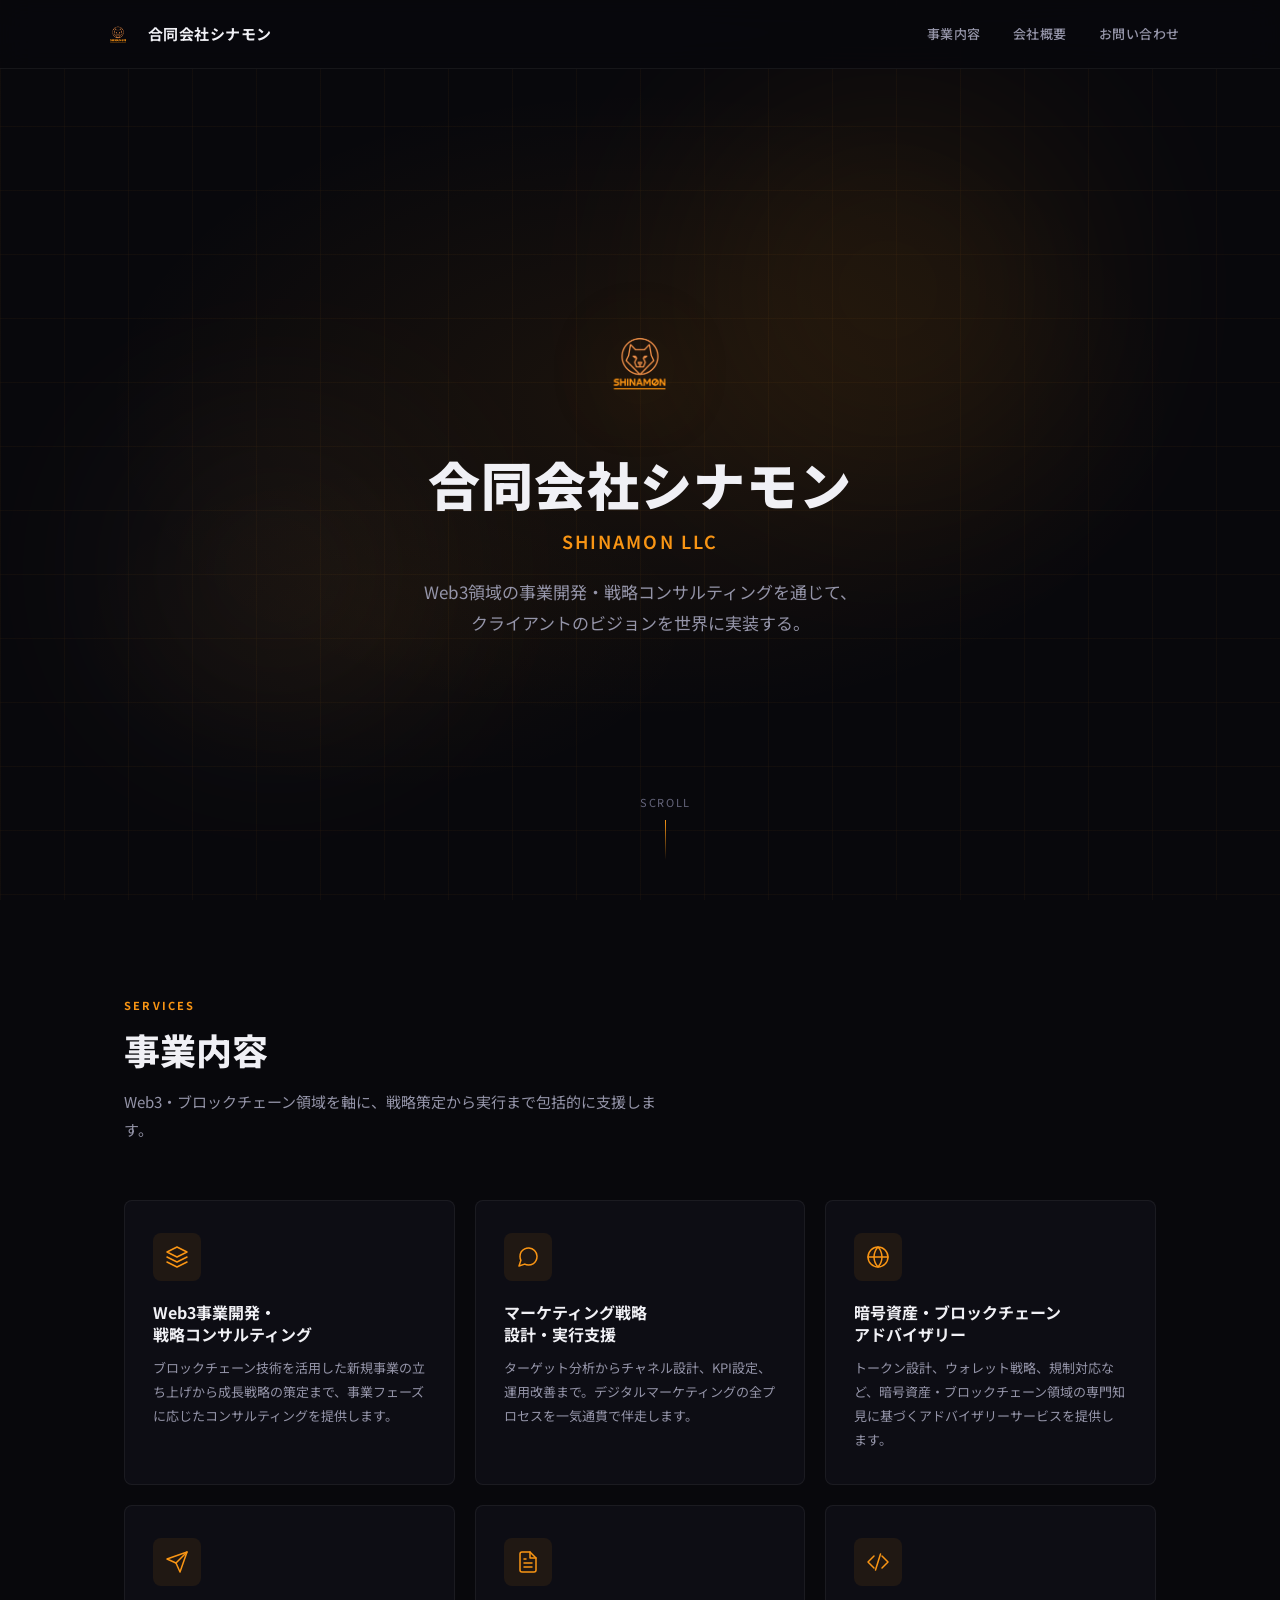
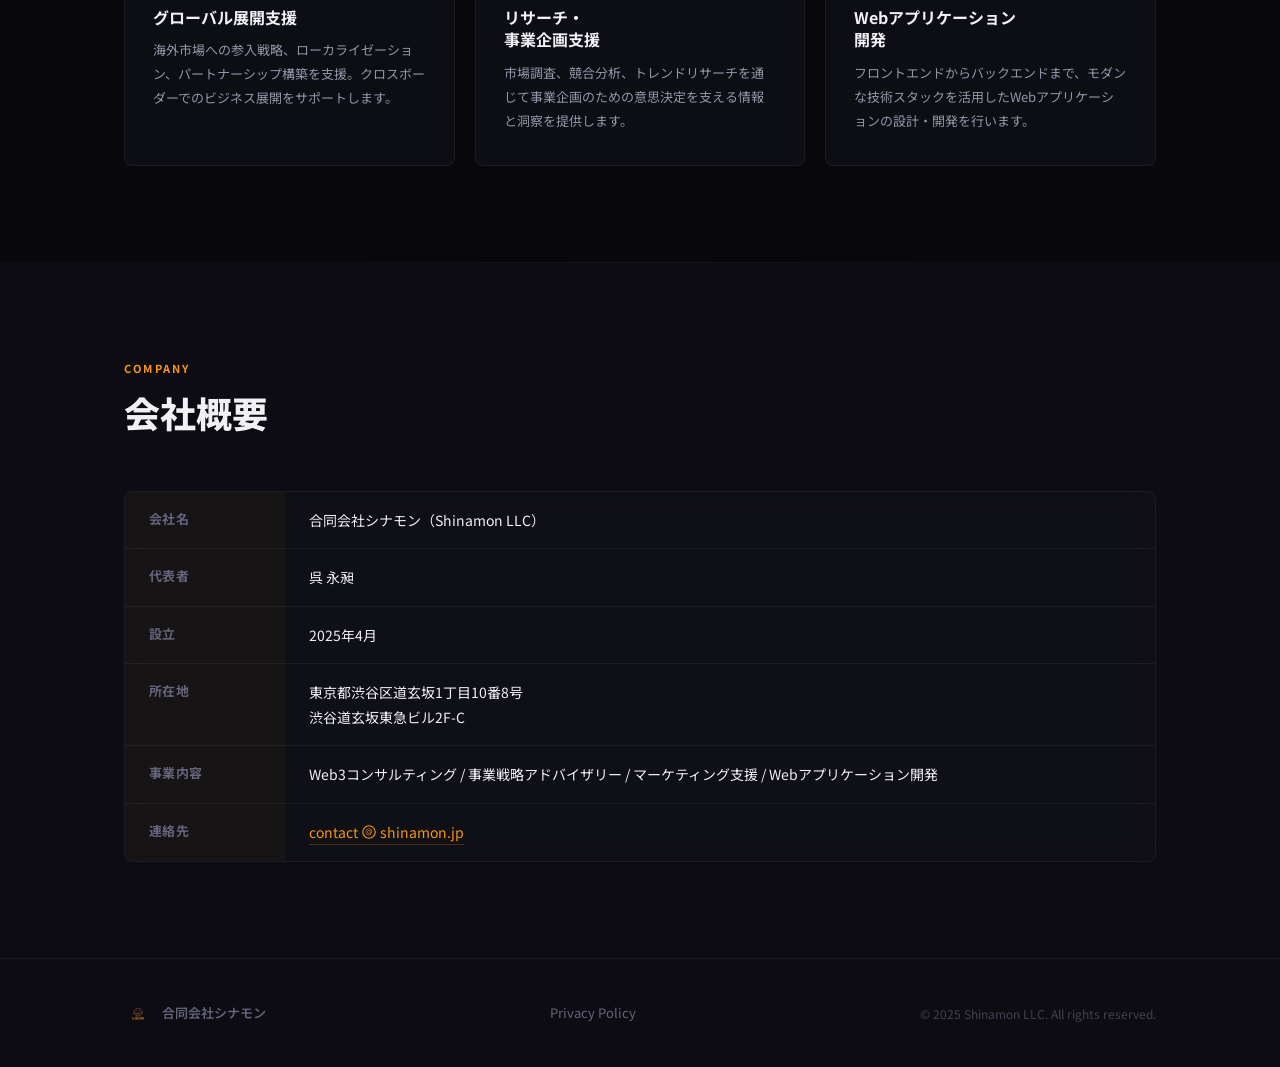
<file: index.html>
<!doctype html>
<html lang="ja">
<head>
  <meta charset="utf-8" />
  <meta name="viewport" content="width=device-width, initial-scale=1" />
  <title>合同会社シナモン（Shinamon LLC）</title>
  <meta name="description" content="合同会社シナモン（Shinamon LLC）— Web3コンサルティング & 戦略アドバイザリー。暗号資産・ブロックチェーン領域の事業開発からマーケティング、グローバル展開まで一気通貫で支援します。" />
  <meta name="theme-color" content="#F99514" />

  <!-- SEO / Social -->
  <meta property="og:type" content="website" />
  <meta property="og:title" content="合同会社シナモン | Shinamon LLC" />
  <meta property="og:description" content="Web3 Consulting &amp; Strategic Advisory" />
  <meta property="og:image" content="/ogp.png" />
  <meta name="twitter:card" content="summary_large_image" />
  <meta name="twitter:title" content="合同会社シナモン | Shinamon LLC" />
  <meta name="twitter:description" content="Web3 Consulting &amp; Strategic Advisory" />
  <meta name="twitter:image" content="/ogp.png" />

  <!-- Favicons -->
  <link rel="apple-touch-icon" sizes="180x180" href="/apple-touch-icon.png" />
  <link rel="icon" type="image/png" sizes="32x32" href="/favicon-32x32.png" />
  <link rel="icon" type="image/png" sizes="16x16" href="/favicon-16x16.png" />
  <link rel="manifest" href="/site.webmanifest" />
  <link rel="icon" href="/favicon.ico" />

  <!-- Google Fonts: Noto Sans JP -->
  <link rel="preconnect" href="https://fonts.googleapis.com" />
  <link rel="preconnect" href="https://fonts.gstatic.com" crossorigin />
  <link href="https://fonts.googleapis.com/css2?family=Noto+Sans+JP:wght@400;500;600;700;800;900&display=swap" rel="stylesheet" />

  <link rel="stylesheet" href="styles.css" />
</head>
<body>

  <!-- ===== HEADER ===== -->
  <header class="header" id="header">
    <div class="container header-inner">
      <a class="brand" href="./">
        <img src="assets/logo.png" alt="Shinamon" width="36" height="36" loading="eager" />
        <span class="name">合同会社シナモン</span>
      </a>
      <nav class="header-nav" aria-label="Main">
        <a href="#services">事業内容</a>
        <a href="#company">会社概要</a>
        <a href="#contact">お問い合わせ</a>
      </nav>
    </div>
  </header>


  <main>

    <!-- ===== HERO ===== -->
    <section class="hero" id="hero" aria-label="Hero">
      <div class="hero-bg" aria-hidden="true">
        <div class="hero-glow hero-glow--1"></div>
        <div class="hero-glow hero-glow--2"></div>
      </div>

      <div class="hero-content">
        <img class="hero-logo" src="assets/logo.png" alt="Shinamon" width="120" height="120" />
        <h1>合同会社シナモン</h1>
        <div class="hero-subtitle">Shinamon LLC</div>
        <p class="hero-tagline">
          Web3領域の事業開発・戦略コンサルティングを通じて、<br />
          クライアントのビジョンを世界に実装する。
        </p>
      </div>

      <div class="hero-scroll" aria-hidden="true">
        <span>Scroll</span>
        <div class="hero-scroll-line"></div>
      </div>
    </section>


    <!-- ===== SERVICES ===== -->
    <section class="section" id="services" aria-label="Services">
      <div class="container">
        <div class="section-header fade-up">
          <div class="section-label">Services</div>
          <h2 class="section-title">事業内容</h2>
          <p class="section-desc">
            Web3・ブロックチェーン領域を軸に、戦略策定から実行まで包括的に支援します。
          </p>
        </div>

        <div class="services-grid stagger">

          <!-- Card 1 -->
          <div class="service-card fade-up">
            <div class="service-icon">
              <svg viewBox="0 0 24 24"><path d="M12 2L2 7l10 5 10-5-10-5z"/><path d="M2 17l10 5 10-5"/><path d="M2 12l10 5 10-5"/></svg>
            </div>
            <h3>Web3事業開発・<br>戦略コンサルティング</h3>
            <p>ブロックチェーン技術を活用した新規事業の立ち上げから成長戦略の策定まで、事業フェーズに応じたコンサルティングを提供します。</p>
          </div>

          <!-- Card 2 -->
          <div class="service-card fade-up">
            <div class="service-icon">
              <svg viewBox="0 0 24 24"><path d="M21 11.5a8.38 8.38 0 01-.9 3.8 8.5 8.5 0 01-7.6 4.7 8.38 8.38 0 01-3.8-.9L3 21l1.9-5.7a8.38 8.38 0 01-.9-3.8 8.5 8.5 0 014.7-7.6 8.38 8.38 0 013.8-.9h.5a8.48 8.48 0 018 8v.5z"/></svg>
            </div>
            <h3>マーケティング戦略<br>設計・実行支援</h3>
            <p>ターゲット分析からチャネル設計、KPI設定、運用改善まで。デジタルマーケティングの全プロセスを一気通貫で伴走します。</p>
          </div>

          <!-- Card 3 -->
          <div class="service-card fade-up">
            <div class="service-icon">
              <svg viewBox="0 0 24 24"><circle cx="12" cy="12" r="10"/><path d="M2 12h20"/><path d="M12 2a15.3 15.3 0 014 10 15.3 15.3 0 01-4 10 15.3 15.3 0 01-4-10 15.3 15.3 0 014-10z"/></svg>
            </div>
            <h3>暗号資産・ブロックチェーン<br>アドバイザリー</h3>
            <p>トークン設計、ウォレット戦略、規制対応など、暗号資産・ブロックチェーン領域の専門知見に基づくアドバイザリーサービスを提供します。</p>
          </div>

          <!-- Card 4 -->
          <div class="service-card fade-up">
            <div class="service-icon">
              <svg viewBox="0 0 24 24"><path d="M22 2L11 13"/><path d="M22 2L15 22l-4-9-9-4 20-7z"/></svg>
            </div>
            <h3>グローバル展開支援</h3>
            <p>海外市場への参入戦略、ローカライゼーション、パートナーシップ構築を支援。クロスボーダーでのビジネス展開をサポートします。</p>
          </div>

          <!-- Card 5 -->
          <div class="service-card fade-up">
            <div class="service-icon">
              <svg viewBox="0 0 24 24"><path d="M14 2H6a2 2 0 00-2 2v16a2 2 0 002 2h12a2 2 0 002-2V8z"/><path d="M14 2v6h6"/><path d="M16 13H8"/><path d="M16 17H8"/><path d="M10 9H8"/></svg>
            </div>
            <h3>リサーチ・<br>事業企画支援</h3>
            <p>市場調査、競合分析、トレンドリサーチを通じて事業企画のための意思決定を支える情報と洞察を提供します。</p>
          </div>

          <!-- Card 6 -->
          <div class="service-card fade-up">
            <div class="service-icon">
              <svg viewBox="0 0 24 24"><path d="M16 18l6-6-6-6"/><path d="M8 6l-6 6 6 6"/><path d="M14.5 4l-5 16"/></svg>
            </div>
            <h3>Webアプリケーション<br>開発</h3>
            <p>フロントエンドからバックエンドまで、モダンな技術スタックを活用したWebアプリケーションの設計・開発を行います。</p>
          </div>

        </div>
      </div>
    </section>


    <div class="container"><div class="section-divider"></div></div>


    <!-- ===== COMPANY ===== -->
    <section class="section company-section" id="company" aria-label="Company">
      <div class="container">
        <div class="section-header fade-up">
          <div class="section-label">Company</div>
          <h2 class="section-title">会社概要</h2>
        </div>

        <div class="company-card fade-up">
          <dl class="kv">
            <div class="kv-row">
              <dt>会社名</dt>
              <dd>合同会社シナモン（Shinamon LLC）</dd>
            </div>
            <div class="kv-row">
              <dt>代表者</dt>
              <dd>呉 永昶</dd>
            </div>
            <div class="kv-row">
              <dt>設立</dt>
              <dd>2025年4月</dd>
            </div>
            <div class="kv-row">
              <dt>所在地</dt>
              <dd>
                東京都渋谷区道玄坂1丁目10番8号<br />
                渋谷道玄坂東急ビル2F-C
              </dd>
            </div>
            <div class="kv-row">
              <dt>事業内容</dt>
              <dd>Web3コンサルティング / 事業戦略アドバイザリー / マーケティング支援 / Webアプリケーション開発</dd>
            </div>
            <div class="kv-row" id="contact">
              <dt>連絡先</dt>
              <dd><span data-email>contact<!-- anti-scrape -->@<!-- anti-scrape -->shinamon.jp</span></dd>
            </div>
          </dl>
        </div>
      </div>
    </section>

  </main>


  <!-- ===== FOOTER ===== -->
  <footer class="footer">
    <div class="container footer-inner">
      <div class="footer-brand">
        <img src="assets/logo.png" alt="Shinamon" width="28" height="28" />
        <span>合同会社シナモン</span>
      </div>
      <div class="footer-links">
        <a href="privacy.html">Privacy Policy</a>
      </div>
      <div class="footer-copy">© 2025 Shinamon LLC. All rights reserved.</div>
    </div>
  </footer>

  <script src="main.js" defer></script>
</body>
</html>
</file>
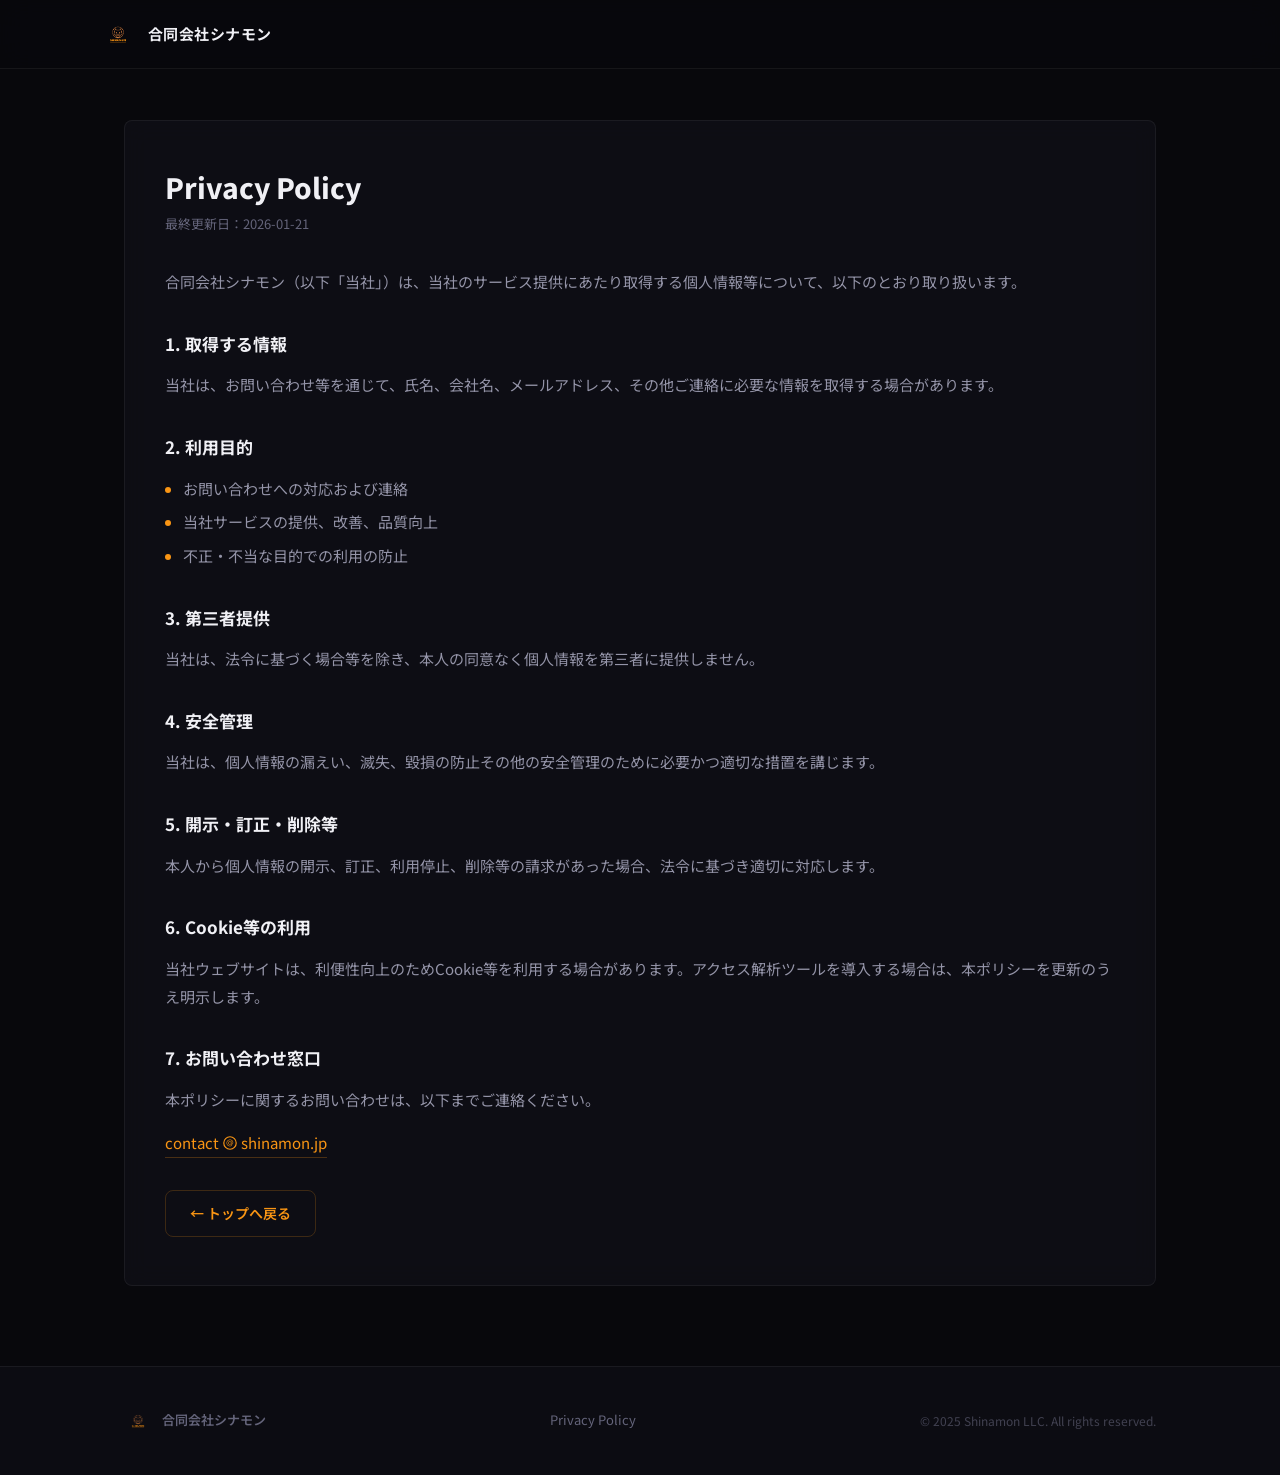
<file: privacy.html>
<!doctype html>
<html lang="ja">
<head>
  <meta charset="utf-8" />
  <meta name="viewport" content="width=device-width, initial-scale=1" />
  <title>Privacy Policy | 合同会社シナモン（Shinamon LLC）</title>
  <meta name="description" content="合同会社シナモン（Shinamon LLC）のプライバシーポリシー。" />
  <meta name="theme-color" content="#F99514" />

  <!-- SEO / Social -->
  <meta property="og:type" content="website" />
  <meta property="og:title" content="Privacy Policy | 合同会社シナモン" />
  <meta property="og:description" content="合同会社シナモンのプライバシーポリシー" />
  <meta property="og:image" content="/ogp.png" />
  <meta name="twitter:card" content="summary_large_image" />
  <meta name="twitter:title" content="Privacy Policy | 合同会社シナモン" />
  <meta name="twitter:description" content="合同会社シナモンのプライバシーポリシー" />
  <meta name="twitter:image" content="/ogp.png" />

  <!-- Favicons -->
  <link rel="apple-touch-icon" sizes="180x180" href="/apple-touch-icon.png" />
  <link rel="icon" type="image/png" sizes="32x32" href="/favicon-32x32.png" />
  <link rel="icon" type="image/png" sizes="16x16" href="/favicon-16x16.png" />
  <link rel="manifest" href="/site.webmanifest" />
  <link rel="icon" href="/favicon.ico" />

  <!-- Google Fonts: Noto Sans JP -->
  <link rel="preconnect" href="https://fonts.googleapis.com" />
  <link rel="preconnect" href="https://fonts.gstatic.com" crossorigin />
  <link href="https://fonts.googleapis.com/css2?family=Noto+Sans+JP:wght@400;500;600;700;800;900&display=swap" rel="stylesheet" />

  <link rel="stylesheet" href="styles.css" />
</head>
<body>

  <!-- ===== HEADER ===== -->
  <header class="header" id="header">
    <div class="container header-inner">
      <a class="brand" href="index.html" aria-label="Home">
        <img src="assets/logo.png" alt="Shinamon" width="36" height="36" loading="eager" />
        <span class="name">合同会社シナモン</span>
      </a>
    </div>
  </header>

  <main class="page-main">
    <div class="container">
      <div class="page-card">
        <h1 class="page-title">Privacy Policy</h1>
        <p class="page-meta">最終更新日：2026-01-21</p>

        <div class="prose">
          <p>
            合同会社シナモン（以下「当社」）は、当社のサービス提供にあたり取得する個人情報等について、以下のとおり取り扱います。
          </p>

          <h2>1. 取得する情報</h2>
          <p>
            当社は、お問い合わせ等を通じて、氏名、会社名、メールアドレス、その他ご連絡に必要な情報を取得する場合があります。
          </p>

          <h2>2. 利用目的</h2>
          <ul>
            <li>お問い合わせへの対応および連絡</li>
            <li>当社サービスの提供、改善、品質向上</li>
            <li>不正・不当な目的での利用の防止</li>
          </ul>

          <h2>3. 第三者提供</h2>
          <p>
            当社は、法令に基づく場合等を除き、本人の同意なく個人情報を第三者に提供しません。
          </p>

          <h2>4. 安全管理</h2>
          <p>
            当社は、個人情報の漏えい、滅失、毀損の防止その他の安全管理のために必要かつ適切な措置を講じます。
          </p>

          <h2>5. 開示・訂正・削除等</h2>
          <p>
            本人から個人情報の開示、訂正、利用停止、削除等の請求があった場合、法令に基づき適切に対応します。
          </p>

          <h2>6. Cookie等の利用</h2>
          <p>
            当社ウェブサイトは、利便性向上のためCookie等を利用する場合があります。アクセス解析ツールを導入する場合は、本ポリシーを更新のうえ明示します。
          </p>

          <h2>7. お問い合わせ窓口</h2>
          <p>
            本ポリシーに関するお問い合わせは、以下までご連絡ください。
          </p>
          <p>
            <span data-email>contact<!-- anti-scrape -->@<!-- anti-scrape -->shinamon.jp</span>
          </p>
        </div>

        <p style="margin-top: 32px;">
          <a class="btn-back" href="index.html">← トップへ戻る</a>
        </p>
      </div>
    </div>
  </main>

  <!-- ===== FOOTER ===== -->
  <footer class="footer">
    <div class="container footer-inner">
      <div class="footer-brand">
        <img src="assets/logo.png" alt="Shinamon" width="28" height="28" />
        <span>合同会社シナモン</span>
      </div>
      <div class="footer-links">
        <a href="privacy.html">Privacy Policy</a>
      </div>
      <div class="footer-copy">© 2025 Shinamon LLC. All rights reserved.</div>
    </div>
  </footer>

  <script src="main.js" defer></script>
</body>
</html>
</file>
<file: styles.css>
/* ==========================================================
   Shinamon LLC — Redesign v2
   Dark theme + Cinnamon orange accent
   ========================================================== */

/* ---------- Google Fonts (loaded in HTML) ---------- */

/* ---------- Design Tokens ---------- */
:root {
  /* Cinnamon palette */
  --cinnamon-50:  #FFF7ED;
  --cinnamon-100: #FFEDD5;
  --cinnamon-200: #FED7AA;
  --cinnamon-300: #FDBA74;
  --cinnamon-400: #F99514;
  --cinnamon-500: #E8840B;
  --cinnamon-600: #C2680A;

  /* Dark surface palette */
  --surface-0:   #08080C;
  --surface-50:  #0C0C12;
  --surface-100: #12121A;
  --surface-200: #1A1A24;
  --surface-300: #24242F;
  --surface-400: #2E2E3A;

  /* Text */
  --text-primary:   #F0F0F5;
  --text-secondary: #9494A8;
  --text-muted:     #64647A;

  /* Functional */
  --primary:   var(--cinnamon-400);
  --primary-hover: var(--cinnamon-500);
  --bg:        var(--surface-0);
  --card-bg:   rgba(18, 18, 26, 0.65);
  --card-border: rgba(255, 255, 255, 0.06);
  --glow:      rgba(249, 149, 20, 0.12);

  /* Layout */
  --container: 1080px;
  --radius:    8px;
  --spacing:   8px;

  /* Typography */
  --font-body: "Noto Sans JP", "Hiragino Kaku Gothic ProN", "Yu Gothic", sans-serif;
  --font-display: "Noto Sans JP", sans-serif;
}

/* ---------- Reset ---------- */
*, *::before, *::after { box-sizing: border-box; margin: 0; padding: 0; }
html { scroll-behavior: smooth; }
html, body { height: 100%; }

body {
  color: var(--text-primary);
  background: var(--bg);
  font-family: var(--font-body);
  font-size: 15px;
  line-height: 1.75;
  -webkit-font-smoothing: antialiased;
  -moz-osx-font-smoothing: grayscale;
}

a { color: inherit; text-decoration: none; transition: color 0.2s; }
a:hover { color: var(--primary); }

img { display: block; max-width: 100%; }
ul, ol { list-style: none; }

/* ---------- Utility ---------- */
.container {
  max-width: var(--container);
  margin: 0 auto;
  padding: 0 24px;
}

/* ---------- Scroll Animations ---------- */
.fade-up {
  opacity: 0;
  transform: translateY(32px);
  transition: opacity 0.7s cubic-bezier(0.22, 1, 0.36, 1),
              transform 0.7s cubic-bezier(0.22, 1, 0.36, 1);
}
.fade-up.is-visible {
  opacity: 1;
  transform: translateY(0);
}

/* Stagger children */
.stagger > .fade-up:nth-child(1) { transition-delay: 0ms; }
.stagger > .fade-up:nth-child(2) { transition-delay: 80ms; }
.stagger > .fade-up:nth-child(3) { transition-delay: 160ms; }
.stagger > .fade-up:nth-child(4) { transition-delay: 240ms; }
.stagger > .fade-up:nth-child(5) { transition-delay: 320ms; }
.stagger > .fade-up:nth-child(6) { transition-delay: 400ms; }


/* ==========================================================
   HEADER
   ========================================================== */
.header {
  position: fixed;
  top: 0;
  left: 0;
  right: 0;
  z-index: 100;
  background: rgba(8, 8, 12, 0.85);
  backdrop-filter: saturate(180%) blur(16px);
  -webkit-backdrop-filter: saturate(180%) blur(16px);
  border-bottom: 1px solid var(--card-border);
  transition: background 0.3s;
}

.header-inner {
  display: flex;
  align-items: center;
  justify-content: space-between;
  padding: 16px 0;
}

.brand {
  display: flex;
  align-items: center;
  gap: 12px;
  text-decoration: none;
}
.brand img {
  width: 36px;
  height: 36px;
  object-fit: contain;
}
.brand .name {
  font-weight: 700;
  font-size: 15px;
  letter-spacing: 0.03em;
  color: var(--text-primary);
}

.header-nav {
  display: flex;
  gap: 32px;
}
.header-nav a {
  font-size: 13px;
  font-weight: 500;
  color: var(--text-secondary);
  letter-spacing: 0.04em;
  transition: color 0.2s;
}
.header-nav a:hover {
  color: var(--primary);
}


/* ==========================================================
   HERO
   ========================================================== */
.hero {
  position: relative;
  min-height: 100vh;
  display: flex;
  align-items: center;
  justify-content: center;
  text-align: center;
  overflow: hidden;
  padding: 120px 24px 80px;
}

/* Animated grid background */
.hero-bg {
  position: absolute;
  inset: 0;
  z-index: 0;
  overflow: hidden;
}
.hero-bg::before {
  content: "";
  position: absolute;
  inset: -50%;
  background-image:
    linear-gradient(rgba(249, 149, 20, 0.04) 1px, transparent 1px),
    linear-gradient(90deg, rgba(249, 149, 20, 0.04) 1px, transparent 1px);
  background-size: 64px 64px;
  animation: gridDrift 25s linear infinite;
}
.hero-bg::after {
  content: "";
  position: absolute;
  inset: 0;
  background:
    radial-gradient(ellipse 60% 50% at 50% 45%, rgba(249, 149, 20, 0.08) 0%, transparent 70%),
    radial-gradient(ellipse 40% 30% at 30% 70%, rgba(249, 149, 20, 0.04) 0%, transparent 60%);
}

@keyframes gridDrift {
  0%   { transform: translate(0, 0) rotate(0deg); }
  100% { transform: translate(64px, 64px) rotate(0deg); }
}

/* Soft glow orbs */
.hero-glow {
  position: absolute;
  border-radius: 50%;
  filter: blur(100px);
  opacity: 0.3;
  z-index: 0;
  animation: floatOrb 12s ease-in-out infinite alternate;
}
.hero-glow--1 {
  width: 400px;
  height: 400px;
  background: var(--cinnamon-400);
  top: 10%;
  right: 15%;
  opacity: 0.08;
  animation-duration: 15s;
}
.hero-glow--2 {
  width: 300px;
  height: 300px;
  background: var(--cinnamon-300);
  bottom: 20%;
  left: 10%;
  opacity: 0.06;
  animation-duration: 18s;
  animation-delay: -5s;
}

@keyframes floatOrb {
  0%   { transform: translate(0, 0) scale(1); }
  100% { transform: translate(30px, -20px) scale(1.1); }
}

.hero-content {
  position: relative;
  z-index: 1;
}

.hero-logo {
  width: 120px;
  height: 120px;
  margin: 0 auto 32px;
  object-fit: contain;
  filter: drop-shadow(0 0 40px rgba(249, 149, 20, 0.25));
  animation: heroLogoIn 1s cubic-bezier(0.22, 1, 0.36, 1) 0.2s both;
}

@keyframes heroLogoIn {
  0%   { opacity: 0; transform: scale(0.8) translateY(20px); }
  100% { opacity: 1; transform: scale(1) translateY(0); }
}

.hero h1 {
  font-family: var(--font-display);
  font-size: clamp(32px, 5vw, 52px);
  font-weight: 900;
  line-height: 1.15;
  letter-spacing: 0.02em;
  color: var(--text-primary);
  animation: heroTextIn 0.8s cubic-bezier(0.22, 1, 0.36, 1) 0.4s both;
}

.hero-subtitle {
  font-size: clamp(14px, 2vw, 18px);
  font-weight: 600;
  color: var(--primary);
  margin-top: 12px;
  letter-spacing: 0.12em;
  text-transform: uppercase;
  animation: heroTextIn 0.8s cubic-bezier(0.22, 1, 0.36, 1) 0.55s both;
}

.hero-tagline {
  font-size: clamp(14px, 1.8vw, 17px);
  color: var(--text-secondary);
  margin-top: 20px;
  max-width: 520px;
  margin-left: auto;
  margin-right: auto;
  line-height: 1.8;
  animation: heroTextIn 0.8s cubic-bezier(0.22, 1, 0.36, 1) 0.7s both;
}

@keyframes heroTextIn {
  0%   { opacity: 0; transform: translateY(24px); }
  100% { opacity: 1; transform: translateY(0); }
}

/* Scroll indicator */
.hero-scroll {
  position: absolute;
  bottom: 40px;
  left: 50%;
  transform: translateX(-50%);
  z-index: 1;
  display: flex;
  flex-direction: column;
  align-items: center;
  gap: 8px;
  animation: heroTextIn 0.8s cubic-bezier(0.22, 1, 0.36, 1) 1s both;
}
.hero-scroll span {
  font-size: 11px;
  letter-spacing: 0.15em;
  color: var(--text-muted);
  text-transform: uppercase;
}
.hero-scroll-line {
  width: 1px;
  height: 40px;
  background: linear-gradient(to bottom, var(--primary), transparent);
  animation: scrollPulse 2s ease-in-out infinite;
}
@keyframes scrollPulse {
  0%, 100% { opacity: 0.3; transform: scaleY(0.6); }
  50%      { opacity: 1; transform: scaleY(1); }
}

/* ==========================================================
   SECTION SHARED
   ========================================================== */
.section {
  padding: 96px 0;
  position: relative;
}

.section-label {
  font-size: 11px;
  font-weight: 700;
  letter-spacing: 0.2em;
  text-transform: uppercase;
  color: var(--primary);
  margin-bottom: 12px;
}

.section-title {
  font-family: var(--font-display);
  font-size: clamp(24px, 3.5vw, 36px);
  font-weight: 800;
  line-height: 1.25;
  color: var(--text-primary);
  margin-bottom: 16px;
}

.section-desc {
  font-size: 15px;
  color: var(--text-secondary);
  max-width: 560px;
  line-height: 1.85;
}

.section-header {
  margin-bottom: 56px;
}

/* Subtle divider */
.section-divider {
  width: 100%;
  height: 1px;
  background: linear-gradient(90deg, transparent, var(--card-border), transparent);
}


/* ==========================================================
   SERVICES — Card Grid
   ========================================================== */
.services-grid {
  display: grid;
  grid-template-columns: repeat(3, 1fr);
  gap: 20px;
}

.service-card {
  background: var(--card-bg);
  border: 1px solid var(--card-border);
  border-radius: var(--radius);
  padding: 32px 28px;
  position: relative;
  overflow: hidden;
  transition: transform 0.35s cubic-bezier(0.22, 1, 0.36, 1),
              border-color 0.35s,
              box-shadow 0.35s;
}

.service-card::before {
  content: "";
  position: absolute;
  top: 0;
  left: 0;
  right: 0;
  height: 2px;
  background: linear-gradient(90deg, transparent, var(--primary), transparent);
  opacity: 0;
  transition: opacity 0.35s;
}

.service-card:hover {
  transform: translateY(-4px);
  border-color: rgba(249, 149, 20, 0.15);
  box-shadow: 0 12px 40px rgba(249, 149, 20, 0.06);
}
.service-card:hover::before {
  opacity: 1;
}

.service-icon {
  width: 48px;
  height: 48px;
  display: flex;
  align-items: center;
  justify-content: center;
  margin-bottom: 20px;
  border-radius: var(--radius);
  background: rgba(249, 149, 20, 0.08);
  color: var(--primary);
}
.service-icon svg {
  width: 24px;
  height: 24px;
  stroke: currentColor;
  fill: none;
  stroke-width: 1.5;
  stroke-linecap: round;
  stroke-linejoin: round;
}

.service-card h3 {
  font-size: 16px;
  font-weight: 700;
  color: var(--text-primary);
  margin-bottom: 10px;
  line-height: 1.4;
}

.service-card p {
  font-size: 13px;
  color: var(--text-secondary);
  line-height: 1.85;
}


/* ==========================================================
   COMPANY INFO
   ========================================================== */
.company-section {
  background: var(--surface-50);
}

.company-card {
  background: var(--card-bg);
  border: 1px solid var(--card-border);
  border-radius: var(--radius);
  overflow: hidden;
  backdrop-filter: blur(12px);
  -webkit-backdrop-filter: blur(12px);
}

.kv {
  display: grid;
  grid-template-columns: 160px 1fr;
}

.kv-row {
  display: contents;
}

.kv dt,
.kv dd {
  padding: 16px 24px;
  border-bottom: 1px solid var(--card-border);
  font-size: 14px;
}

.kv-row:last-child dt,
.kv-row:last-child dd {
  border-bottom: none;
}

.kv dt {
  background: rgba(249, 149, 20, 0.03);
  color: var(--text-muted);
  font-weight: 700;
  font-size: 13px;
  letter-spacing: 0.02em;
}

.kv dd {
  color: var(--text-primary);
  line-height: 1.75;
}


/* ==========================================================
   EMAIL LINK
   ========================================================== */
.mail {
  display: inline-flex;
  align-items: center;
  gap: 4px;
  text-decoration: none;
  color: var(--primary);
  border-bottom: 1px solid rgba(249, 149, 20, 0.25);
  transition: border-color 0.2s;
}
.mail:hover {
  border-bottom-color: var(--primary);
  color: var(--cinnamon-300);
}

.at-icon {
  width: 14px;
  height: 14px;
  display: inline-block;
  background: var(--primary);
  -webkit-mask: url('assets/at.svg') center/contain no-repeat;
  mask: url('assets/at.svg') center/contain no-repeat;
}


/* ==========================================================
   FOOTER
   ========================================================== */
.footer {
  border-top: 1px solid var(--card-border);
  padding: 40px 0;
  background: var(--surface-50);
}

.footer-inner {
  display: flex;
  align-items: center;
  justify-content: space-between;
  flex-wrap: wrap;
  gap: 16px;
}

.footer-brand {
  display: flex;
  align-items: center;
  gap: 10px;
}
.footer-brand img {
  width: 28px;
  height: 28px;
  object-fit: contain;
  opacity: 0.7;
}
.footer-brand span {
  font-size: 13px;
  color: var(--text-muted);
  font-weight: 600;
}

.footer-links {
  display: flex;
  align-items: center;
  gap: 24px;
}
.footer-links a {
  font-size: 13px;
  color: var(--text-muted);
  transition: color 0.2s;
}
.footer-links a:hover {
  color: var(--primary);
}

.footer-copy {
  font-size: 12px;
  color: var(--text-muted);
  opacity: 0.6;
}


/* ==========================================================
   PRIVACY PAGE
   ========================================================== */
.page-main {
  padding-top: 120px;
  padding-bottom: 80px;
  min-height: 100vh;
}

.page-card {
  background: var(--card-bg);
  border: 1px solid var(--card-border);
  border-radius: var(--radius);
  padding: 48px 40px;
  backdrop-filter: blur(12px);
  -webkit-backdrop-filter: blur(12px);
}

.page-title {
  font-family: var(--font-display);
  font-size: 28px;
  font-weight: 800;
  color: var(--text-primary);
  margin-bottom: 8px;
  line-height: 1.3;
}

.page-meta {
  font-size: 13px;
  color: var(--text-muted);
  margin-bottom: 32px;
}

.prose {
  color: var(--text-secondary);
  line-height: 1.85;
}
.prose h2 {
  font-size: 17px;
  font-weight: 700;
  color: var(--text-primary);
  margin-top: 32px;
  margin-bottom: 12px;
}
.prose p {
  margin-bottom: 16px;
}
.prose ul {
  padding-left: 1.2em;
  list-style: disc;
  margin-bottom: 16px;
}
.prose ul li {
  margin: 6px 0;
}
.prose ul li::marker {
  color: var(--primary);
}

.btn-back {
  display: inline-flex;
  align-items: center;
  gap: 8px;
  font-size: 14px;
  font-weight: 600;
  color: var(--primary);
  border: 1px solid rgba(249, 149, 20, 0.2);
  border-radius: var(--radius);
  padding: 10px 24px;
  transition: background 0.2s, border-color 0.2s;
}
.btn-back:hover {
  background: rgba(249, 149, 20, 0.06);
  border-color: rgba(249, 149, 20, 0.4);
  color: var(--primary);
}


/* ==========================================================
   RESPONSIVE
   ========================================================== */
@media (max-width: 900px) {
  .services-grid {
    grid-template-columns: repeat(2, 1fr);
  }
}

@media (max-width: 640px) {
  .hero {
    min-height: 90vh;
    padding: 100px 20px 60px;
  }
  .hero-logo {
    width: 88px;
    height: 88px;
    margin-bottom: 24px;
  }
  .hero-scroll {
    bottom: 24px;
  }

  .section {
    padding: 64px 0;
  }
  .section-header {
    margin-bottom: 36px;
  }

  .services-grid {
    grid-template-columns: 1fr;
    gap: 16px;
  }
  .service-card {
    padding: 24px 20px;
  }

  .kv {
    grid-template-columns: 1fr;
  }
  .kv dt {
    border-bottom: none;
    padding-bottom: 4px;
  }
  .kv dd {
    padding-top: 4px;
  }

  .header-nav {
    gap: 20px;
  }
  .header-nav a {
    font-size: 12px;
  }

  .page-card {
    padding: 32px 20px;
  }

  .footer-inner {
    flex-direction: column;
    align-items: flex-start;
    gap: 12px;
  }
}
</file>
